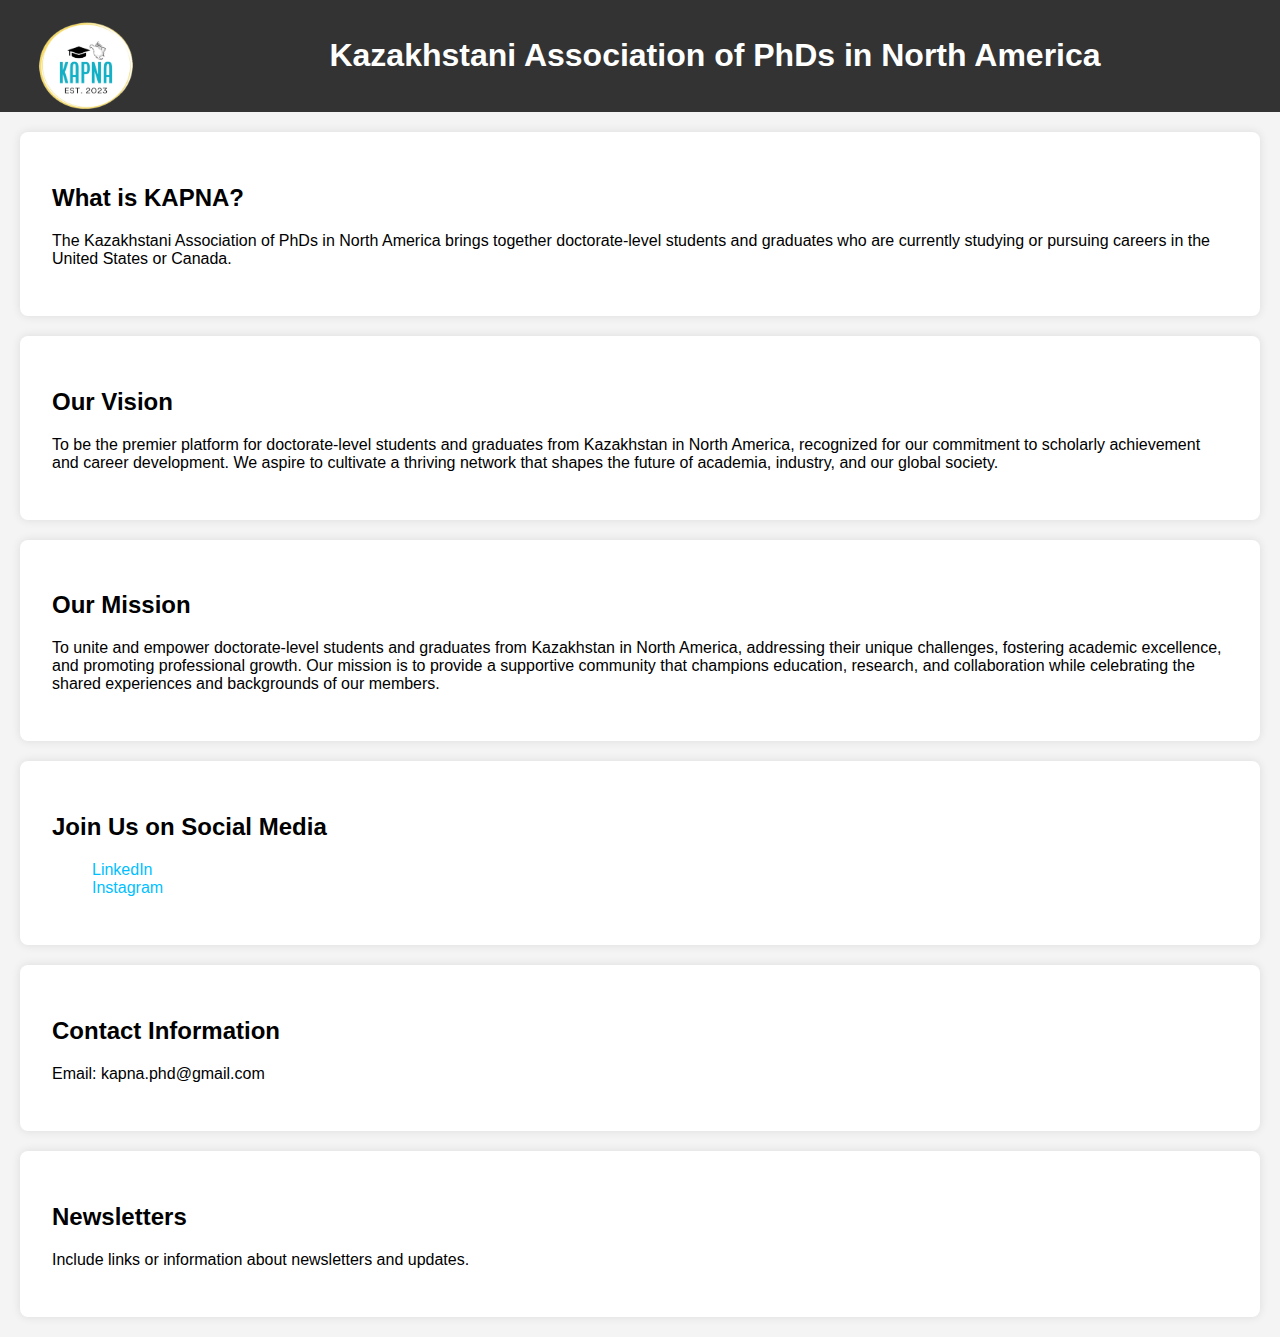
<file: index.html>
<!DOCTYPE html>
<html lang="en">
<head>
    <link rel="stylesheet" href="styles.css">
    <meta charset="UTF-8">
    <meta name="viewport" content="width=device-width, initial-scale=1.0">
    <title>Kazakhstani Association of PhDs in North America</title>
    <style>
        /* Add your CSS styles here */
        body {
            font-family: Arial, sans-serif;
            margin: 0;
            padding: 0;
            background-color: #f4f4f4;
        }

        header {
            background-color: #333;
            color: #fff;
            text-align: center;
            padding: 1em;
        }

        section {
            padding: 2em;
            background-color: #fff;
            margin: 20px;
            border-radius: 8px;
            box-shadow: 0 0 10px rgba(0, 0, 0, 0.1);
        }
    </style>
</head>
<body>

    <header>
        <img src="kapna_no_bg.png" alt="KAPNA Logo">
        <h1>Kazakhstani Association of PhDs in North America</h1>
    </header>

    <section id="what-is-kapna">
        <h2>What is KAPNA?</h2>
        <p>The Kazakhstani Association of PhDs in North America brings together doctorate-level 
            students and graduates who are currently studying or pursuing careers in the United States or Canada.</p>
    </section>

    <section id="our-vision">
        <h2>Our Vision</h2>
        <p>To be the premier platform for doctorate-level students and graduates from Kazakhstan in North America, 
            recognized for our commitment to scholarly achievement and career development. We aspire to cultivate a 
            thriving network that shapes the future of academia, industry, and our global society.</p>
    </section>

    <section id="our-mission">
        <h2>Our Mission</h2>
        <p>To unite and empower doctorate-level students and graduates from Kazakhstan in North America, addressing 
            their unique challenges, fostering academic excellence, and promoting professional growth. 
Our mission is to provide a supportive community that champions education, research, and collaboration while celebrating
            the shared experiences and backgrounds of our members.
</p>
    </section>

    <section id="join-us">
        <h2>Join Us on Social Media </h2>
        <p><!-- Add LinkedIn and Instagram links -->
    <ul>
        <li><a href="https://www.linkedin.com/groups/12782214/" target="_blank">LinkedIn</a></li>
        <li><a href="https://www.instagram.com/kapna.phd/?utm_source=ig_web_button_share_sheet&igshid=OGQ5ZDc2ODk2ZA==" target="_blank">Instagram</a></li></p>
    </section>
    
    <section id="contact-info">
        <h2>Contact Information</h2>
        <p>Email: kapna.phd@gmail.com</p>
    </section>
    
    <section id="newsletters">
        <h2>Newsletters</h2>
        <p>Include links or information about newsletters and updates.</p>
    </section>

</body>
</html>
</file>
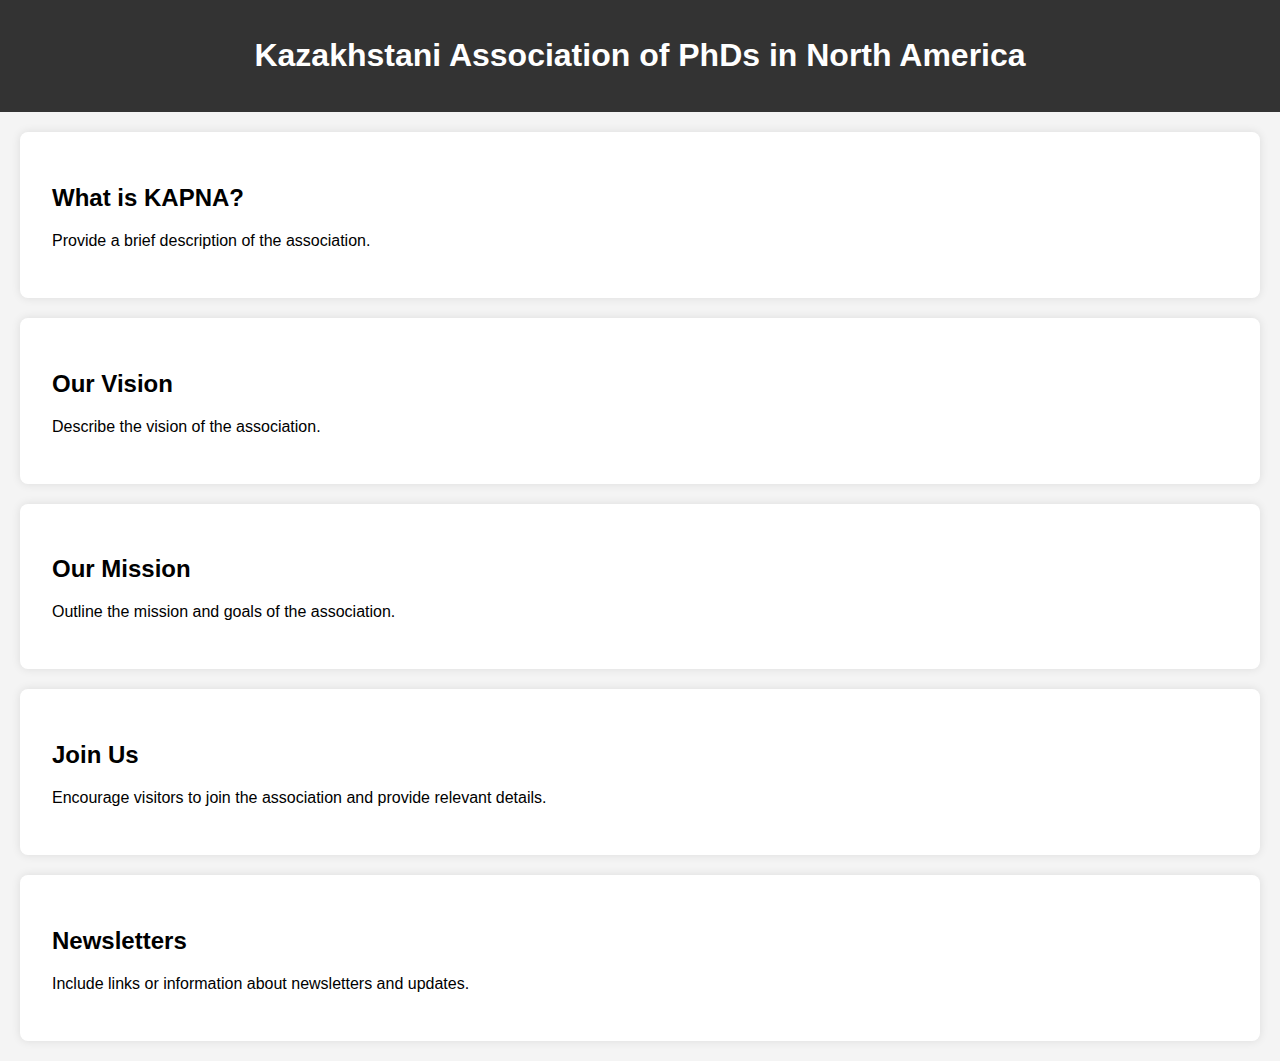
<file: sections.html>
<!DOCTYPE html>
<html lang="en">
<head>
    <link rel="stylesheet" href="styles.css">
    <meta charset="UTF-8">
    <meta name="viewport" content="width=device-width, initial-scale=1.0">
    <title>Kazakhstani Association of PhDs in North America</title>
    <style>
        /* Add your CSS styles here */
        body {
            font-family: Arial, sans-serif;
            margin: 0;
            padding: 0;
            background-color: #f4f4f4;
        }

        header {
            background-color: #333;
            color: #fff;
            text-align: center;
            padding: 1em;
        }

        section {
            padding: 2em;
            background-color: #fff;
            margin: 20px;
            border-radius: 8px;
            box-shadow: 0 0 10px rgba(0, 0, 0, 0.1);
        }
    </style>
</head>
<body>

    <header>
        <h1>Kazakhstani Association of PhDs in North America</h1>
    </header>

    <section id="what-is-kapna">
        <h2>What is KAPNA?</h2>
        <p>Provide a brief description of the association.</p>
    </section>

    <section id="our-vision">
        <h2>Our Vision</h2>
        <p>Describe the vision of the association.</p>
    </section>

    <section id="our-mission">
        <h2>Our Mission</h2>
        <p>Outline the mission and goals of the association.</p>
    </section>

    <section id="join-us">
        <h2>Join Us</h2>
        <p>Encourage visitors to join the association and provide relevant details.</p>
    </section>

    <section id="newsletters">
        <h2>Newsletters</h2>
        <p>Include links or information about newsletters and updates.</p>
    </section>

</body>
</html>
</file>
<file: styles.css>
/* styles.css */

body {
    font-family: 'Roboto', sans-serif;
    margin: 0;
    padding: 0;
    background-color: #121212;
    color: #ffffff;
}

header {
    background-color: #292929;
    color: #00bfff;
    text-align: center;
    padding: 1em;
}

header img {
    float: left; /* Align the image to the left */
    margin-right: 10px;
    margin-bottom: 50px;
    width: 140px; /* Adjust the width as needed */
    height: 100px; /* Maintain aspect ratio */
}

section {
    padding: 2em;
    background-color: #1e1e1e;
    margin: 20px;
    border-radius: 10px;
    box-shadow: 0 0 15px rgba(0, 191, 255, 0.2);
}

h1 {
    color: #ffffff; /* white */
}

h2 {
    color: #000000; /* black */
}

p {
    color: #000000;
}

a {
    color: #00bfff;
    text-decoration: none;
    transition: color 0.3s ease;
}

a:hover {
    color: #ffffff;
}

/* Add additional futuristic styling as needed */
</file>
